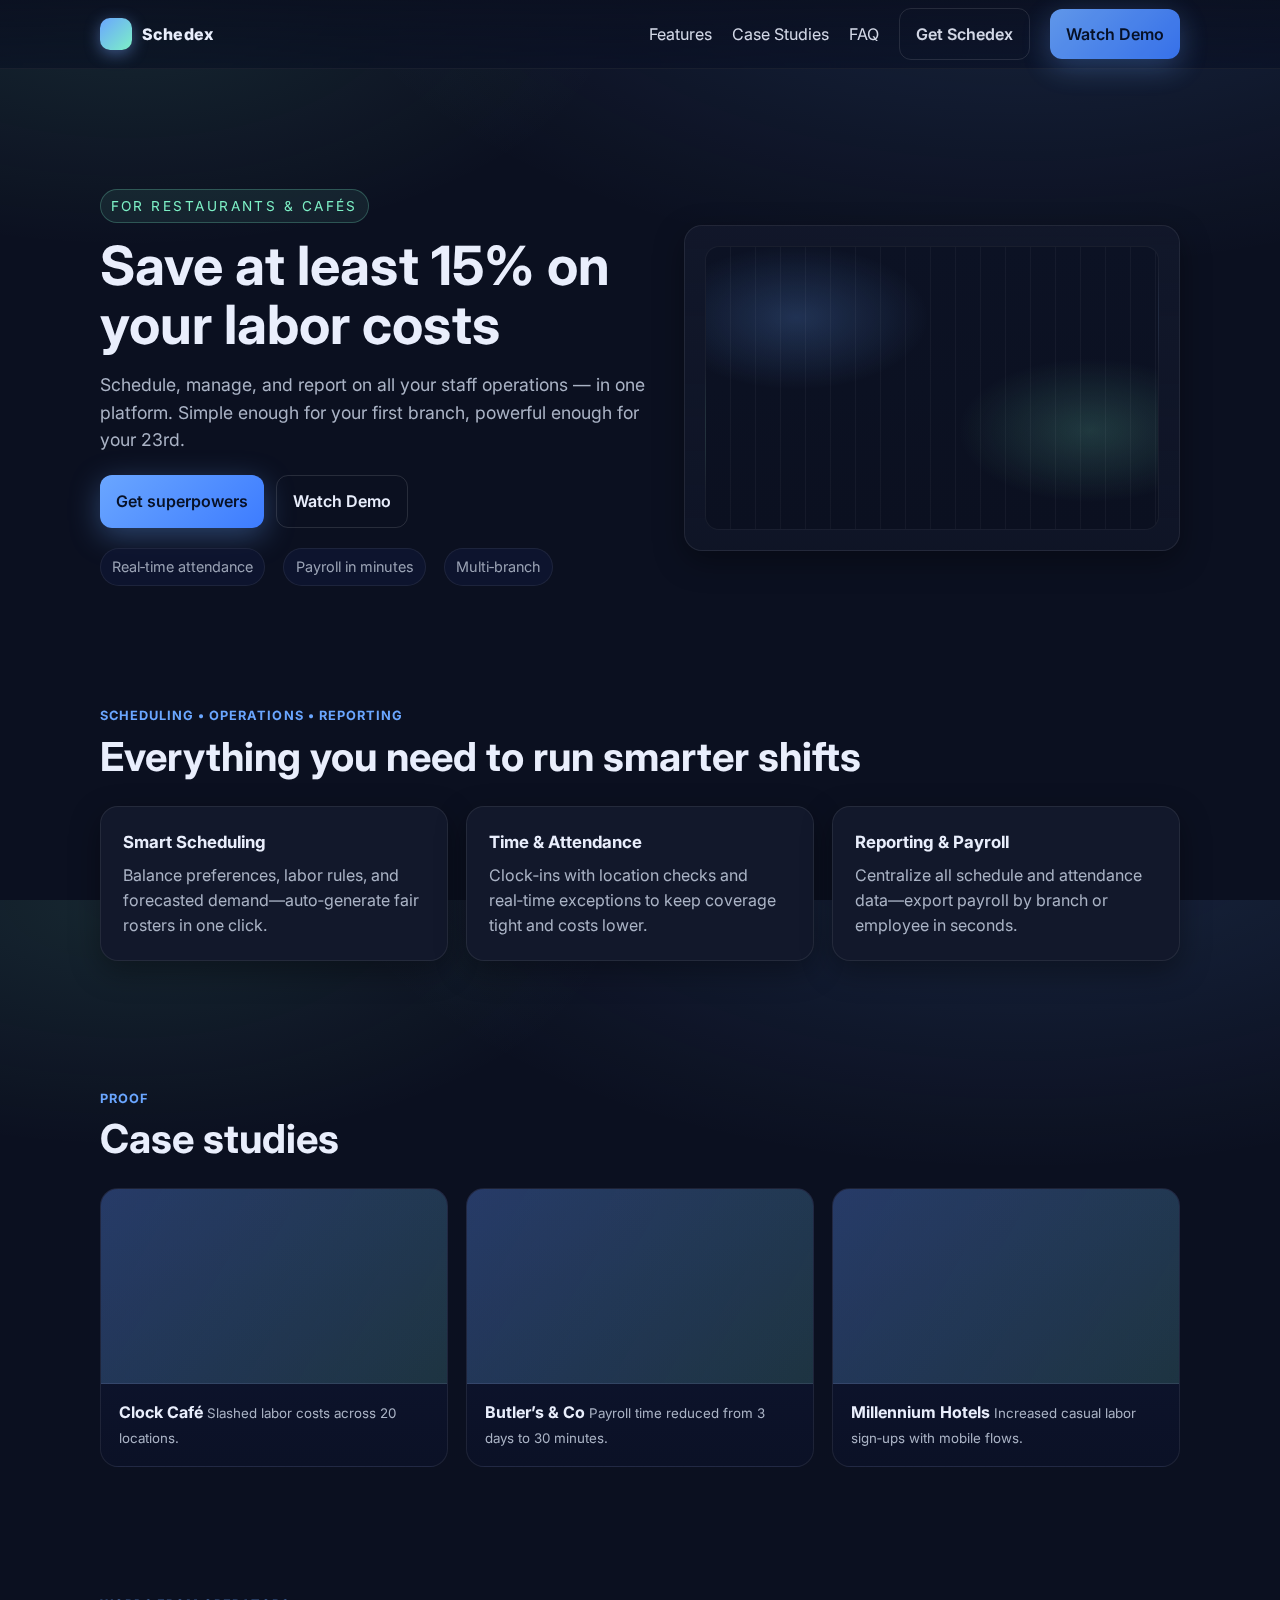
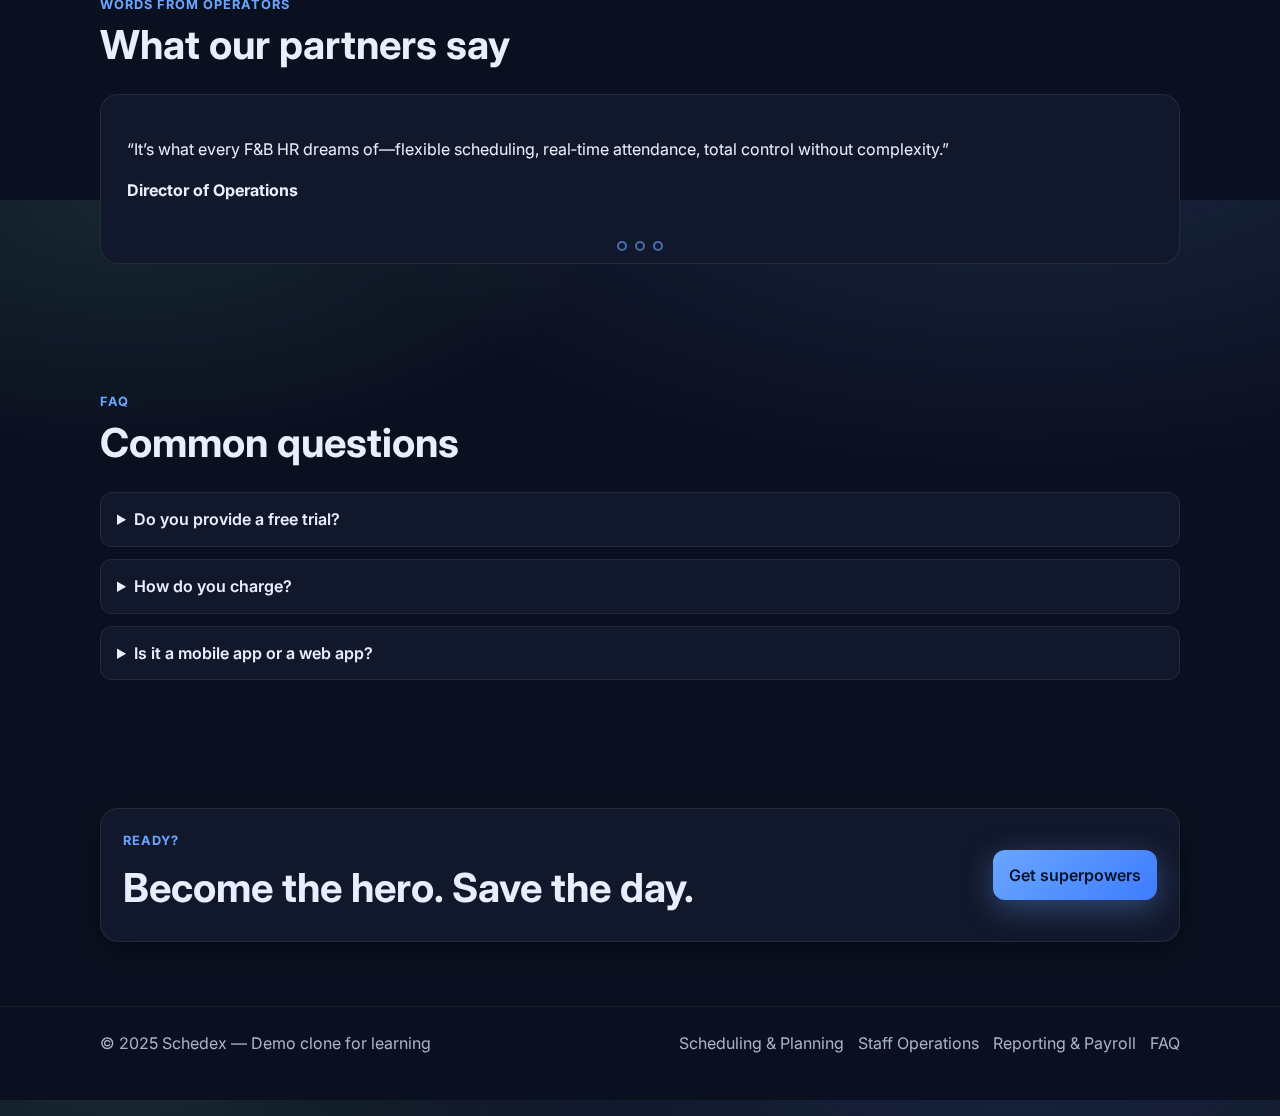
<file: index.html>
<!DOCTYPE html>
<html lang="en">
<head>
  <meta charset="utf-8" />
  <meta name="viewport" content="width=device-width, initial-scale=1" />
  <title>Schedex‑style Landing Page (Clone-Friendly)</title>
  <link href="https://fonts.googleapis.com/css2?family=Inter:wght@300;400;500;600;700;800&display=swap" rel="stylesheet">
  <style>
    :root{
      /* A clean, modern palette inspired by the site (not identical) */
      --bg:#0b1020;          /* deep navy background */
      --card:#12182b;       /* slightly lighter panels */
      --muted:#aab3c5;      /* subdued text */
      --text:#e9eefc;       /* main text */
      --brand:#6aa6ff;      /* primary accent */
      --brand-2:#7df0c6;    /* secondary accent */
      --ring:rgba(122,169,255,.45);
      --maxw:1120px;
      --radius:18px;
      --shadow:0 10px 30px rgba(0,0,0,.35);
    }
    *{box-sizing:border-box}
    html,body{height:100%}
    body{
      margin:0; font-family:Inter,system-ui,-apple-system,Segoe UI,Roboto,Helvetica,Arial,sans-serif;
      color:var(--text); background:radial-gradient(1200px 600px at 80% -10%, rgba(106,166,255,.15), transparent 60%),
                         radial-gradient(900px 450px at 10% 0%, rgba(125,240,198,.10), transparent 55%), var(--bg);
      line-height:1.55;
    }
    a{color:inherit; text-decoration:none}
    .container{max-width:var(--maxw); margin:0 auto; padding:0 20px}

    /* Header */
    header{
      position:sticky; top:0; z-index:50; backdrop-filter:saturate(140%) blur(10px);
      background:linear-gradient(180deg, rgba(11,16,32,.9), rgba(11,16,32,.65));
      border-bottom:1px solid rgba(255,255,255,.06);
    }
    .nav{display:flex; align-items:center; justify-content:space-between; height:68px}
    .brand{display:flex; gap:10px; align-items:center}
    .logo{width:32px; height:32px; border-radius:10px; background:linear-gradient(135deg,var(--brand),var(--brand-2)); box-shadow:0 4px 16px var(--ring)}
    .brand b{font-weight:800; letter-spacing:.4px}
    .nav a{opacity:.9}
    .nav-links{display:flex; gap:20px; align-items:center}
    .btn{display:inline-flex; align-items:center; justify-content:center; gap:.5rem; border-radius:12px; padding:.8rem 1rem; font-weight:600}
    .btn-primary{background:linear-gradient(135deg,var(--brand), #3d7cff); color:#071127; box-shadow:0 8px 30px rgba(106,166,255,.35)}
    .btn-ghost{border:1px solid rgba(255,255,255,.12); color:var(--text); background:transparent}

    /* Hero */
    .hero{padding:clamp(60px, 10vw, 120px) 0 56px}
    .hero-grid{display:grid; grid-template-columns:1.05fr .95fr; gap:36px; align-items:center}
    .eyebrow{display:inline-block; font-size:.85rem; letter-spacing:.18em; text-transform:uppercase; color:var(--brand-2); background:rgba(125,240,198,.08); border:1px solid rgba(125,240,198,.25); padding:.35rem .6rem; border-radius:999px}
    h1{font-size:clamp(32px, 5vw, 54px); line-height:1.08; margin:14px 0 10px}
    .lede{font-size:1.1rem; color:var(--muted); max-width:52ch}
    .cta-row{display:flex; gap:12px; margin-top:22px; flex-wrap:wrap}
    .hero-card{background:linear-gradient(180deg, rgba(18,24,43,.9), rgba(18,24,43,.6)); border:1px solid rgba(255,255,255,.08); padding:20px; border-radius:var(--radius); box-shadow:var(--shadow)}
    .dash{
      width:100%; aspect-ratio:16/10; border-radius:14px; background:radial-gradient(220px 120px at 20% 25%, rgba(106,166,255,.22), transparent 60%),
                  radial-gradient(220px 120px at 85% 65%, rgba(125,240,198,.18), transparent 60%),
                  linear-gradient(180deg, #0c1224, #0b1020);
      border:1px solid rgba(255,255,255,.06);
      position:relative; overflow:hidden
    }
    .dash:after{content:""; position:absolute; inset:0; background:repeating-linear-gradient( to right, transparent 0 24px, rgba(255,255,255,.04) 24px 25px)}

    /* Badges row */
    .badges{display:flex; gap:18px; flex-wrap:wrap; align-items:center; margin-top:20px; opacity:.9}
    .badge{padding:.45rem .7rem; border-radius:999px; background:#0e1530; border:1px solid rgba(255,255,255,.08); color:var(--muted); font-size:.9rem}

    /* Feature grid */
    .section{padding:64px 0}
    .section h2{font-size:clamp(26px, 3.6vw, 40px); margin:0 0 18px}
    .kicker{color:var(--brand); font-weight:700; letter-spacing:.08em; text-transform:uppercase; font-size:.8rem}
    .grid{display:grid; grid-template-columns:repeat(3, 1fr); gap:18px}
    .card{background:var(--card); border:1px solid rgba(255,255,255,.08); padding:22px; border-radius:var(--radius); box-shadow:var(--shadow)}
    .card h3{margin:0 0 8px; font-size:1.05rem}
    .card p{margin:0; color:var(--muted)}

    /* Case studies */
    .cases{display:grid; grid-template-columns:repeat(3,1fr); gap:18px}
    .case{border-radius:var(--radius); overflow:hidden; border:1px solid rgba(255,255,255,.08); background:linear-gradient(180deg, #101735, #0b1126)}
    .case .media{aspect-ratio:16/9; background:linear-gradient(120deg, rgba(106,166,255,.25), rgba(125,240,198,.15)); border-bottom:1px solid rgba(255,255,255,.08)}
    .case .copy{padding:16px 18px}
    .case small{color:var(--muted)}

    /* Testimonials (pure CSS slider) */
    .slider{position:relative; overflow:hidden; border-radius:var(--radius); border:1px solid rgba(255,255,255,.08); background:var(--card)}
    .slides{display:flex; width:300%; transition:transform .6s ease}
    input[type=radio]{display:none}
    #t2:checked ~ .slides{transform:translateX(-33.3333%)}
    #t3:checked ~ .slides{transform:translateX(-66.6666%)}
    .slide{flex:0 0 100%; padding:26px}
    .who{margin-top:10px; font-weight:700}
    .dots{display:flex; gap:8px; justify-content:center; padding:12px}
    .dot{width:10px; height:10px; border-radius:999px; border:2px solid var(--brand); opacity:.6}
    label[for=t1]:hover, label[for=t2]:hover, label[for=t3]:hover{opacity:1}

    /* FAQ */
    details{background:var(--card); border:1px solid rgba(255,255,255,.08); border-radius:12px; padding:14px 16px}
    details+details{margin-top:12px}
    summary{cursor:pointer; font-weight:600}
    details p{color:var(--muted); margin:10px 0 0}

    /* Footer */
    footer{border-top:1px solid rgba(255,255,255,.07); padding:24px 0 60px; color:var(--muted)}

    /* Responsive */
    @media (max-width: 980px){
      .hero-grid{grid-template-columns:1fr}
      .grid, .cases{grid-template-columns:1fr}
    }
  </style>
</head>
<body>
  <header>
    <div class="container nav">
      <div class="brand">
        <div class="logo" aria-hidden="true"></div>
        <b>Schedex</b>
      </div>
      <nav class="nav-links">
        <a href="#features">Features</a>
        <a href="#cases">Case Studies</a>
        <a href="#faq">FAQ</a>
        <a href="#get" class="btn btn-ghost">Get Schedex</a>
        <a href="#demo" class="btn btn-primary">Watch Demo</a>
      </nav>
    </div>
  </header>

  <main>
    <section class="hero">
      <div class="container hero-grid">
        <div>
          <span class="eyebrow">For Restaurants & Cafés</span>
          <h1>Save at least 15% on your labor costs</h1>
          <p class="lede">Schedule, manage, and report on all your staff operations — in one platform. Simple enough for your first branch, powerful enough for your 23rd.</p>
          <div class="cta-row">
            <a class="btn btn-primary" href="#get">Get superpowers</a>
            <a class="btn btn-ghost" href="#demo">Watch Demo</a>
          </div>
          <div class="badges">
            <span class="badge">Real‑time attendance</span>
            <span class="badge">Payroll in minutes</span>
            <span class="badge">Multi‑branch</span>
          </div>
        </div>
        <div class="hero-card">
          <div class="dash" role="img" aria-label="Analytics preview"></div>
        </div>
      </div>
    </section>

    <section id="features" class="section">
      <div class="container">
        <div class="kicker">Scheduling • Operations • Reporting</div>
        <h2>Everything you need to run smarter shifts</h2>
        <div class="grid">
          <article class="card"><h3>Smart Scheduling</h3><p>Balance preferences, labor rules, and forecasted demand—auto‑generate fair rosters in one click.</p></article>
          <article class="card"><h3>Time & Attendance</h3><p>Clock‑ins with location checks and real‑time exceptions to keep coverage tight and costs lower.</p></article>
          <article class="card"><h3>Reporting & Payroll</h3><p>Centralize all schedule and attendance data—export payroll by branch or employee in seconds.</p></article>
        </div>
      </div>
    </section>

    <section id="cases" class="section">
      <div class="container">
        <div class="kicker">Proof</div>
        <h2>Case studies</h2>
        <div class="cases">
          <article class="case">
            <div class="media"></div>
            <div class="copy">
              <strong>Clock Café</strong>
              <small>Slashed labor costs across 20 locations.</small>
            </div>
          </article>
          <article class="case">
            <div class="media"></div>
            <div class="copy">
              <strong>Butler’s & Co</strong>
              <small>Payroll time reduced from 3 days to 30 minutes.</small>
            </div>
          </article>
          <article class="case">
            <div class="media"></div>
            <div class="copy">
              <strong>Millennium Hotels</strong>
              <small>Increased casual labor sign‑ups with mobile flows.</small>
            </div>
          </article>
        </div>
      </div>
    </section>

    <section class="section">
      <div class="container">
        <div class="kicker">Words from Operators</div>
        <h2>What our partners say</h2>
        <div class="slider">
          <input id="t1" name="testi" type="radio" checked>
          <input id="t2" name="testi" type="radio">
          <input id="t3" name="testi" type="radio">
          <div class="slides">
            <div class="slide">
              <p>“It’s what every F&B HR dreams of—flexible scheduling, real‑time attendance, total control without complexity.”</p>
              <div class="who">Director of Operations</div>
            </div>
            <div class="slide">
              <p>“I cut labor costs by over 15% in one month while gaining full visibility across operations.”</p>
              <div class="who">Owner, Café Group</div>
            </div>
            <div class="slide">
              <p>“Fastest onboarding we’ve seen—seamless staff transfers, payroll integration, and multi‑branch visibility.”</p>
              <div class="who">Owner, Dessert Chain</div>
            </div>
          </div>
          <div class="dots">
            <label class="dot" for="t1" title="1"></label>
            <label class="dot" for="t2" title="2"></label>
            <label class="dot" for="t3" title="3"></label>
          </div>
        </div>
      </div>
    </section>

    <section id="faq" class="section">
      <div class="container">
        <div class="kicker">FAQ</div>
        <h2>Common questions</h2>
        <details>
          <summary>Do you provide a free trial?</summary>
          <p>Yes—get hands‑on access and see how much you can save. We’ll help you migrate and set up your first schedule.</p>
        </details>
        <details>
          <summary>How do you charge?</summary>
          <p>Simple per‑employee pricing with volume discounts for groups and franchises.</p>
        </details>
        <details>
          <summary>Is it a mobile app or a web app?</summary>
          <p>Both. Operators get a web dashboard; staff use iOS/Android to view schedules, clock in/out, and request changes.</p>
        </details>
      </div>
    </section>

    <section id="get" class="section">
      <div class="container">
        <div class="card" style="display:flex; align-items:center; justify-content:space-between; gap:16px; flex-wrap:wrap">
          <div>
            <div class="kicker">Ready?</div>
            <h2 style="margin:6px 0 0">Become the hero. Save the day.</h2>
          </div>
          <a class="btn btn-primary" href="#">Get superpowers</a>
        </div>
      </div>
    </section>
  </main>

  <footer>
    <div class="container" style="display:flex; flex-wrap:wrap; gap:14px; align-items:center; justify-content:space-between">
      <div>© 2025 Schedex — Demo clone for learning</div>
      <nav style="display:flex; gap:14px">
        <a href="#features">Scheduling & Planning</a>
        <a href="#">Staff Operations</a>
        <a href="#">Reporting & Payroll</a>
        <a href="#faq">FAQ</a>
      </nav>
    </div>
  </footer>
</body>
</html>
</file>
